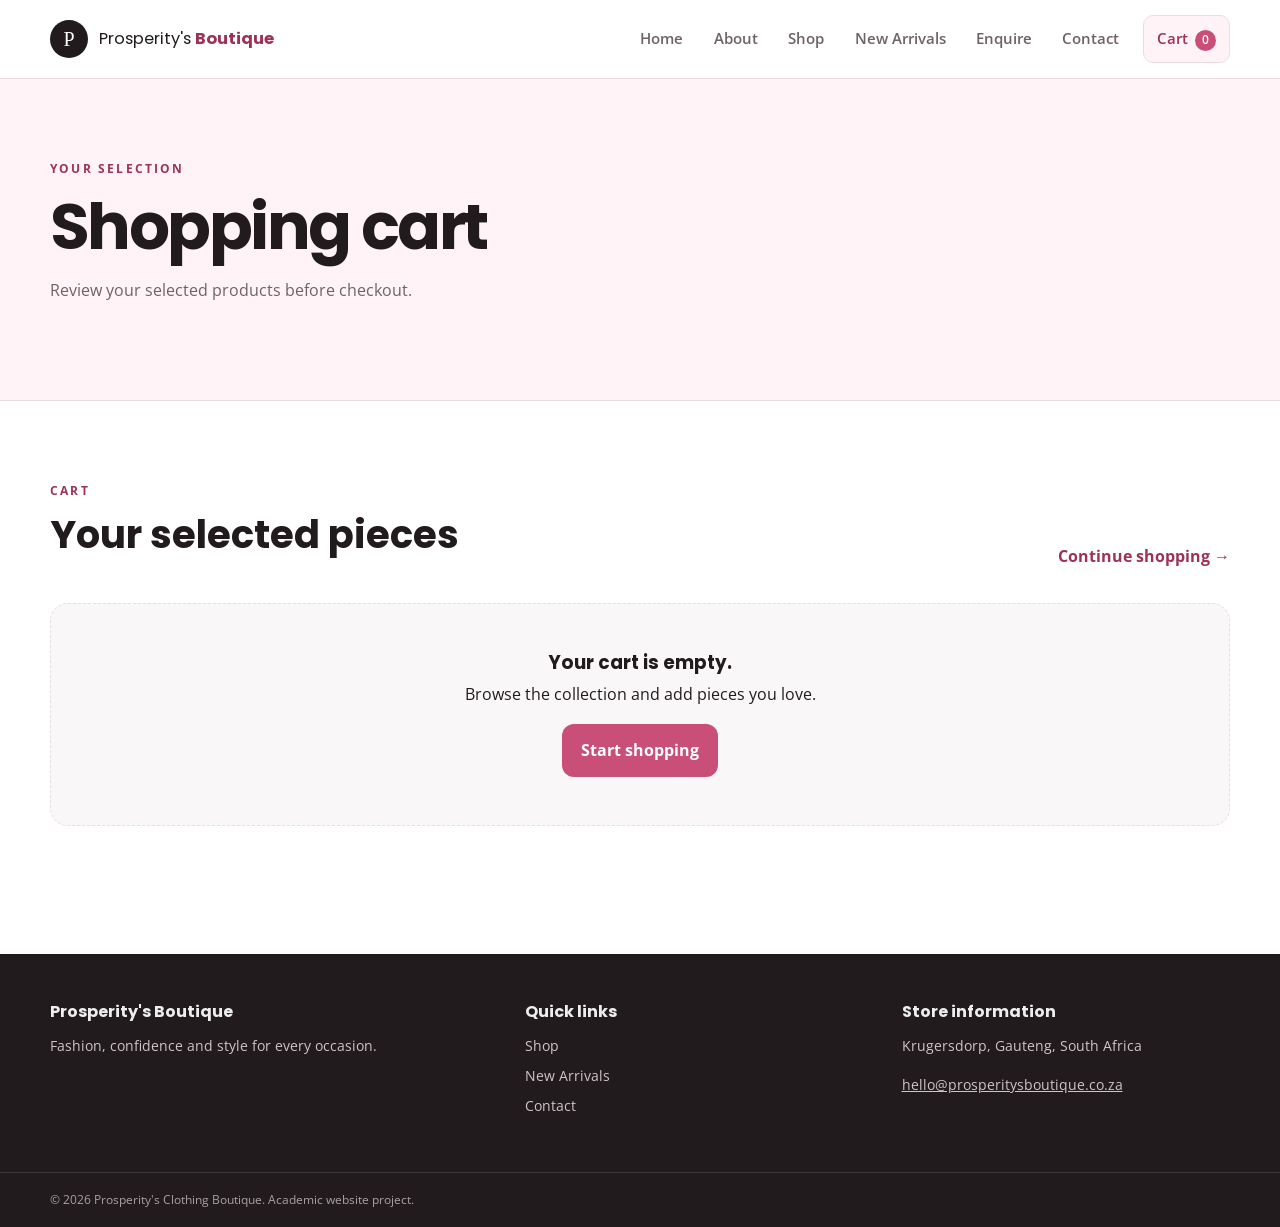
<file: cart.html>
<!DOCTYPE html>
<html lang="en">
<head>
  <meta charset="UTF-8">
  <meta name="viewport" content="width=device-width, initial-scale=1.0">
  <meta name="keywords" content="women's boutique, dresses, occasion wear, matric dance dresses, wedding guest dresses, heels, sandals, handbags, Krugersdorp fashion">
  <meta name="description" content="Review your Prosperity's Clothing Boutique shopping cart.">
  <title>Cart | Prosperity's Clothing Boutique</title>
  <link rel="preconnect" href="https://fonts.googleapis.com">
  <link rel="stylesheet" href="https://fonts.googleapis.com/css2?family=Open+Sans:wght@400;500;600;700&family=Poppins:wght@500;600;700&display=swap">
  <link rel="stylesheet" href="style.css">
</head>
<body>
  <header class="site-header">
    <div class="container header-inner">
      <a class="brand" href="index.html"><span class="brand-mark">P</span><span>Prosperity's <strong>Boutique</strong></span></a>
      <button class="menu-toggle" type="button" aria-expanded="false" aria-controls="primary-nav"><span></span><span></span><span></span><span class="sr-only">Open navigation menu</span></button>
      <nav id="primary-nav" class="primary-nav" aria-label="Primary navigation">
        <a href="index.html">Home</a><a href="about.html">About</a><a href="shop.html">Shop</a><a href="new-arrivals.html">New Arrivals</a><a href="enquiry.html">Enquire</a>
        <a href="contact.html">Contact</a><a class="active cart-link" href="cart.html">Cart <span class="cart-count">0</span></a>
      </nav>
    </div>
  </header>

  <main>
    <section class="page-banner">
      <div class="container"><p class="eyebrow">YOUR SELECTION</p><h1>Shopping cart</h1><p>Review your selected products before checkout.</p></div>
    </section>

    <section class="section" aria-labelledby="cart-title">
      <div class="container">
        <div class="section-heading"><div><p class="eyebrow">CART</p><h2 id="cart-title">Your selected pieces</h2></div><a class="text-link" href="shop.html">Continue shopping →</a></div>
        <div id="cart-content"></div>
      </div>
    </section>
  </main>

  <footer class="site-footer">
    <div class="container footer-grid">
      <section><h2>Prosperity's Boutique</h2><p>Fashion, confidence and style for every occasion.</p></section>
      <section><h2>Quick links</h2><ul class="footer-links"><li><a href="shop.html">Shop</a></li><li><a href="new-arrivals.html">New Arrivals</a></li><li><a href="contact.html">Contact</a></li></ul></section>
      <section><h2>Store information</h2><p>Krugersdorp, Gauteng, South Africa</p><p><a href="mailto:hello@prosperitysboutique.co.za">hello@prosperitysboutique.co.za</a></p></section>
    </div>
    <div class="footer-bottom"><div class="container"><p>&copy; 2026 Prosperity's Clothing Boutique. Academic website project.</p></div></div>
  </footer>
  <script src="script.js"></script>
</body>
</html>
</file>
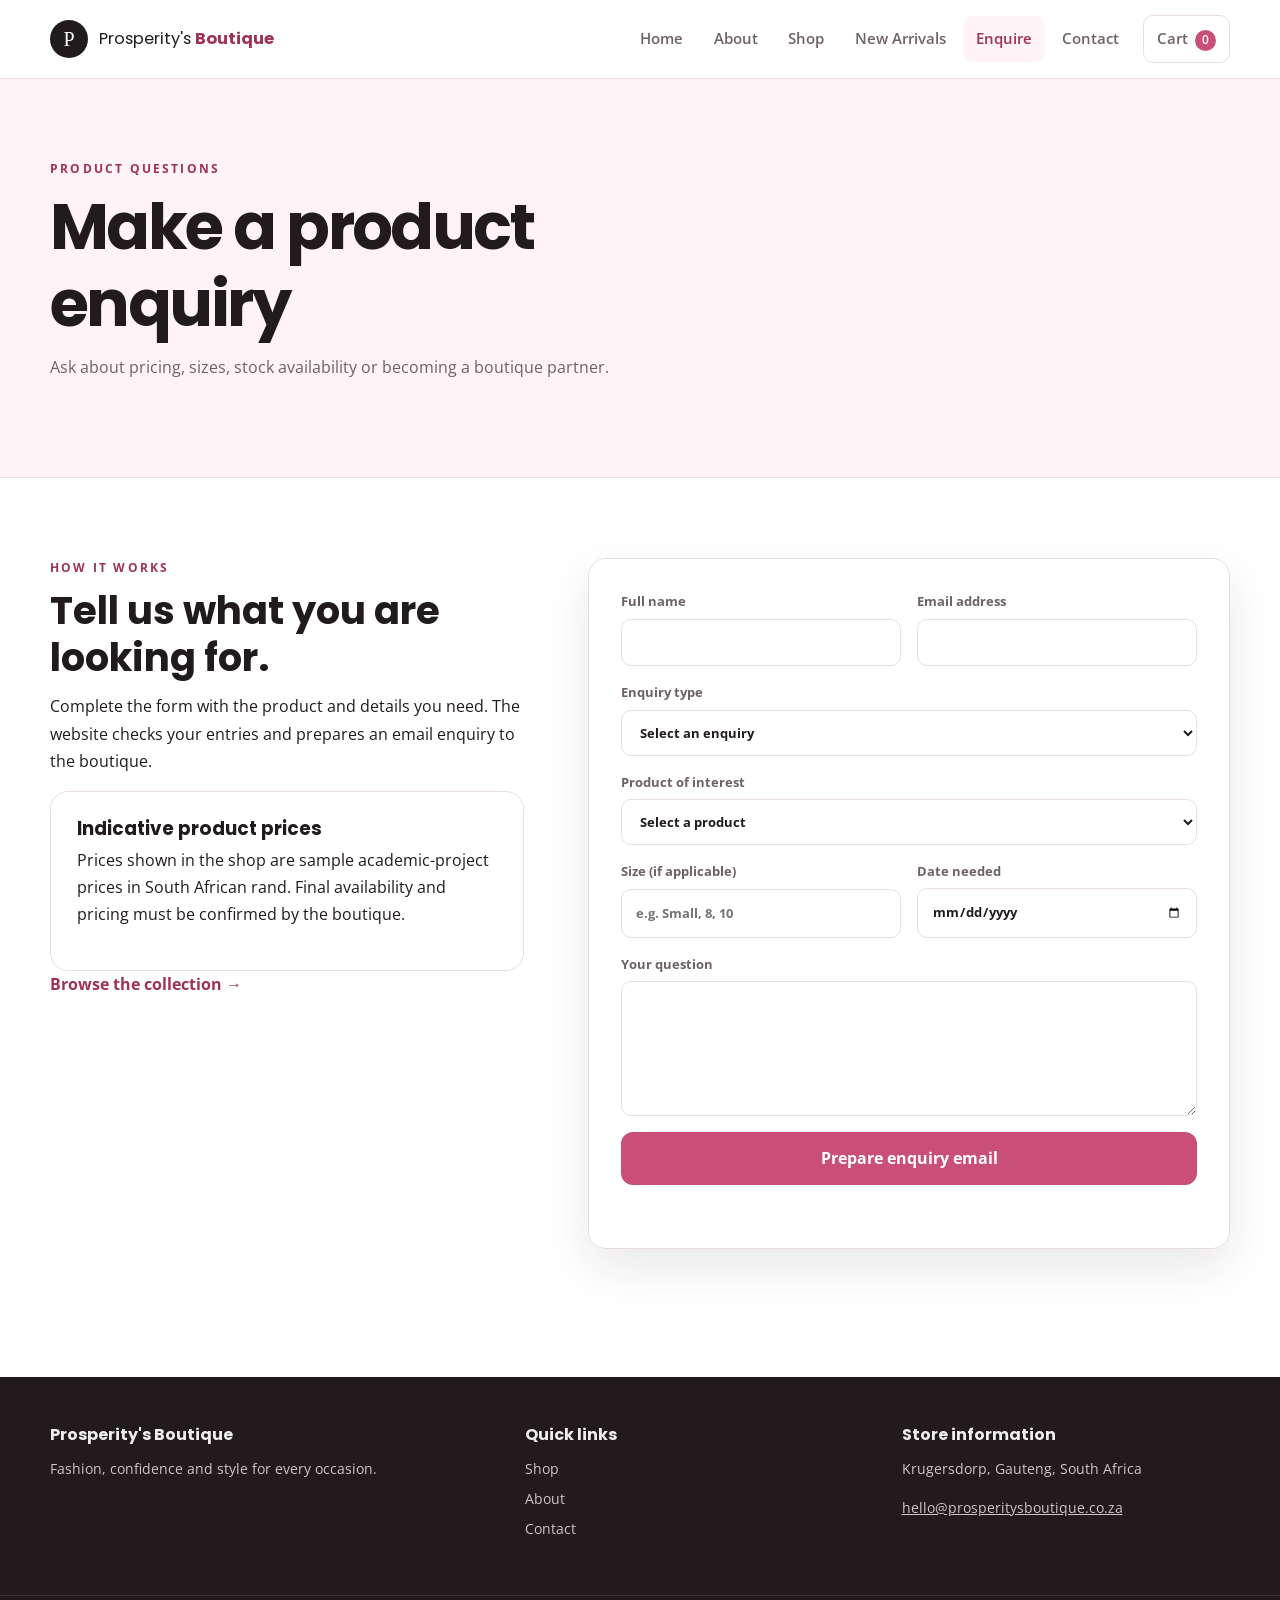
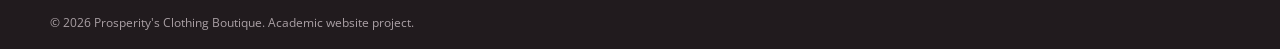
<file: enquiry.html>
<!DOCTYPE html>
<html lang="en">
<head>
  <meta charset="UTF-8">
  <meta name="viewport" content="width=device-width, initial-scale=1.0">
  <meta name="keywords" content="boutique product enquiry, dress availability, fashion prices, Krugersdorp boutique">
  <meta name="description" content="Enquire about dresses, occasion wear, shoes, handbags and accessories at Prosperity's Clothing Boutique.">
  <title>Product Enquiry | Prosperity's Clothing Boutique</title>
  <link rel="preconnect" href="https://fonts.googleapis.com">
  <link rel="stylesheet" href="https://fonts.googleapis.com/css2?family=Open+Sans:wght@400;500;600;700&family=Poppins:wght@500;600;700&display=swap">
  <link rel="stylesheet" href="style.css">
</head>
<body>
  <header class="site-header"><div class="container header-inner">
    <a class="brand" href="index.html"><span class="brand-mark">P</span><span>Prosperity's <strong>Boutique</strong></span></a>
    <button class="menu-toggle" type="button" aria-expanded="false" aria-controls="primary-nav"><span></span><span></span><span></span><span class="sr-only">Open navigation menu</span></button>
    <nav id="primary-nav" class="primary-nav" aria-label="Primary navigation">
      <a href="index.html">Home</a><a href="about.html">About</a><a href="shop.html">Shop</a><a href="new-arrivals.html">New Arrivals</a><a class="active" href="enquiry.html">Enquire</a><a href="contact.html">Contact</a><a class="cart-link" href="cart.html">Cart <span class="cart-count">0</span></a>
    </nav>
  </div></header>
  <main>
    <section class="page-banner"><div class="container"><p class="eyebrow">PRODUCT QUESTIONS</p><h1>Make a product enquiry</h1><p>Ask about pricing, sizes, stock availability or becoming a boutique partner.</p></div></section>
    <section class="section"><div class="container contact-grid">
      <section><p class="eyebrow">HOW IT WORKS</p><h2>Tell us what you are looking for.</h2>
        <p>Complete the form with the product and details you need. The website checks your entries and prepares an email enquiry to the boutique.</p>
        <div class="info-card"><h3>Indicative product prices</h3><p>Prices shown in the shop are sample academic-project prices in South African rand. Final availability and pricing must be confirmed by the boutique.</p></div>
        <p><a class="text-link" href="shop.html">Browse the collection →</a></p>
      </section>
      <form id="enquiry-form" class="contact-form" novalidate>
        <div class="form-row">
          <label for="enquiry-name">Full name<input id="enquiry-name" name="name" type="text" required minlength="2" maxlength="60" autocomplete="name"></label>
          <label for="enquiry-email">Email address<input id="enquiry-email" name="email" type="email" required maxlength="100" autocomplete="email"></label>
        </div>
        <label for="enquiry-type">Enquiry type<select id="enquiry-type" name="type" required><option value="">Select an enquiry</option><option>Product price or availability</option><option>Product size or details</option><option>Order or collection question</option><option>Volunteer or sponsorship</option><option>Other</option></select></label>
        <label for="enquiry-product">Product of interest<select id="enquiry-product" name="product" required><option value="">Select a product</option><option>Blush Midi Dress</option><option>Satin Evening Gown</option><option>Classic Heels</option><option>Structured Handbag</option><option>Rose Wrap Dress</option><option>Strappy Sandals</option><option>Mini Shoulder Bag</option><option>Occasion Jumpsuit</option><option>General / not sure yet</option></select></label>
        <div class="form-row">
          <label for="enquiry-size">Size (if applicable)<input id="enquiry-size" name="size" type="text" maxlength="20" placeholder="e.g. Small, 8, 10"></label>
          <label for="enquiry-date">Date needed<input id="enquiry-date" name="date" type="date"></label>
        </div>
        <label for="enquiry-message">Your question<textarea id="enquiry-message" name="message" rows="5" minlength="10" maxlength="1000" required></textarea></label>
        <button class="btn btn-primary" type="submit">Prepare enquiry email</button>
        <p id="enquiry-response" class="status-message" role="status" aria-live="polite"></p>
      </form>
    </div></section>
  </main>
  <footer class="site-footer"><div class="container footer-grid">
    <section><h2>Prosperity's Boutique</h2><p>Fashion, confidence and style for every occasion.</p></section>
    <section><h2>Quick links</h2><ul class="footer-links"><li><a href="shop.html">Shop</a></li><li><a href="about.html">About</a></li><li><a href="contact.html">Contact</a></li></ul></section>
    <section><h2>Store information</h2><p>Krugersdorp, Gauteng, South Africa</p><p><a href="mailto:hello@prosperitysboutique.co.za">hello@prosperitysboutique.co.za</a></p></section>
  </div><div class="footer-bottom"><div class="container"><p>&copy; 2026 Prosperity's Clothing Boutique. Academic website project.</p></div></div></footer>
  <script src="script.js"></script>
</body></html>
</file>
<file: style.css>
/* =========================================================
   PROSPERITY'S CLOTHING BOUTIQUE - PART 2
   External CSS stylesheet
   Feedback addressed: consistent layout, typography, spacing,
   CSS Grid/Flexbox, responsive design and readable visual hierarchy.
   ========================================================= */

:root {
  --pink: #c94f79;
  --pink-dark: #9e3158;
  --blush: #fff3f7;
  --gold: #b8892e;
  --ink: #211b1e;
  --muted: #6e6268;
  --white: #ffffff;
  --line: #eadde2;
  --soft: #faf7f8;
  --shadow: 0 18px 45px rgba(45, 25, 35, 0.10);
  --radius: 18px;
  --max-width: 1180px;
}

* { box-sizing: border-box; }

html { scroll-behavior: smooth; }

body {
  margin: 0;
  color: var(--ink);
  background: var(--white);
  font-family: "Open Sans", Arial, sans-serif;
  line-height: 1.7;
}

img {
  display: block;
  max-width: 100%;
  height: auto;
}

a { color: inherit; }

button, input, select, textarea { font: inherit; }

button { cursor: pointer; }

.container {
  width: min(100% - 2rem, var(--max-width));
  margin-inline: auto;
}

.sr-only {
  position: absolute;
  width: 1px;
  height: 1px;
  padding: 0;
  margin: -1px;
  overflow: hidden;
  clip: rect(0,0,0,0);
  white-space: nowrap;
  border: 0;
}

.site-header {
  position: sticky;
  top: 0;
  z-index: 20;
  background: rgba(255,255,255,.96);
  border-bottom: 1px solid var(--line);
  backdrop-filter: blur(10px);
}

.header-inner {
  min-height: 78px;
  display: flex;
  align-items: center;
  justify-content: space-between;
  gap: 2rem;
}

.brand {
  display: inline-flex;
  align-items: center;
  gap: .7rem;
  text-decoration: none;
  font-family: Poppins, sans-serif;
  font-size: 1.02rem;
  white-space: nowrap;
}

.brand strong { color: var(--pink-dark); }

.brand-mark {
  width: 38px;
  height: 38px;
  display: grid;
  place-items: center;
  border-radius: 50%;
  color: var(--white);
  background: var(--ink);
  font-family: Georgia, serif;
  font-size: 1.25rem;
}

.primary-nav {
  display: flex;
  align-items: center;
  gap: .3rem;
}

.primary-nav a {
  padding: .65rem .8rem;
  border-radius: 10px;
  text-decoration: none;
  color: var(--muted);
  font-weight: 600;
  font-size: .92rem;
}

.primary-nav a:hover,
.primary-nav a.active {
  color: var(--pink-dark);
  background: var(--blush);
}

.cart-link {
  border: 1px solid var(--line);
  margin-left: .4rem;
}

.cart-count {
  display: inline-grid;
  place-items: center;
  min-width: 21px;
  height: 21px;
  padding-inline: 4px;
  margin-left: 3px;
  border-radius: 99px;
  color: var(--white);
  background: var(--pink);
  font-size: .75rem;
}

.menu-toggle {
  display: none;
  border: 0;
  background: transparent;
  padding: .5rem;
}

.menu-toggle span:not(.sr-only) {
  display: block;
  width: 25px;
  height: 2px;
  margin: 5px 0;
  background: var(--ink);
}

.hero {
  background: linear-gradient(135deg, var(--blush), var(--white) 65%);
  overflow: hidden;
}

.hero-grid {
  min-height: 650px;
  display: grid;
  grid-template-columns: 1.05fr .95fr;
  align-items: center;
  gap: 3rem;
  padding-block: 4rem;
}

.eyebrow {
  margin: 0 0 .6rem;
  color: var(--pink-dark);
  font-size: .76rem;
  font-weight: 700;
  letter-spacing: .18em;
}

h1, h2, h3 {
  margin-top: 0;
  font-family: Poppins, sans-serif;
  line-height: 1.2;
}

h1 {
  max-width: 720px;
  margin-bottom: 1.2rem;
  font-size: clamp(2.6rem, 6vw, 5rem);
  letter-spacing: -.04em;
}

h2 { margin-bottom: .8rem; font-size: clamp(1.8rem, 3vw, 2.6rem); }
h3 { margin-bottom: .45rem; font-size: 1.15rem; }

p { margin-top: 0; }

.lead {
  max-width: 650px;
  color: var(--muted);
  font-size: 1.08rem;
}

.hero-actions {
  display: flex;
  flex-wrap: wrap;
  gap: .8rem;
  margin: 1.7rem 0 2.2rem;
}

.btn {
  display: inline-flex;
  justify-content: center;
  align-items: center;
  min-height: 48px;
  padding: .75rem 1.15rem;
  border-radius: 12px;
  border: 1px solid transparent;
  text-decoration: none;
  font-weight: 700;
  transition: transform .2s ease, background .2s ease;
}

.btn:hover { transform: translateY(-2px); }

.btn-primary { color: var(--white); background: var(--pink); }
.btn-primary:hover { background: var(--pink-dark); }
.btn-secondary { color: var(--pink-dark); background: var(--white); border-color: var(--line); }
.btn-dark { color: var(--white); background: var(--ink); }

.hero-art {
  background: var(--white);
  border-radius: 30px;
  padding: 1.2rem;
  box-shadow: var(--shadow);
}

.feature-list {
  display: grid;
  grid-template-columns: repeat(3, 1fr);
  gap: 1rem;
  padding: 0;
  margin: 0;
  list-style: none;
}

.feature-list li {
  padding-right: 1rem;
  border-right: 1px solid var(--line);
}

.feature-list li:last-child { border-right: 0; }

.feature-list strong {
  display: block;
  font-family: Poppins, sans-serif;
  font-size: .95rem;
}

.feature-list span {
  display: block;
  color: var(--muted);
  font-size: .82rem;
  line-height: 1.5;
}

.section { padding: 5rem 0; }
.soft-section { background: var(--soft); }

.section-heading {
  display: flex;
  justify-content: space-between;
  align-items: end;
  gap: 2rem;
  margin-bottom: 2rem;
}

.section-heading.centered { justify-content: center; text-align: center; }

.text-link {
  color: var(--pink-dark);
  font-weight: 700;
  text-decoration: none;
}

.text-link:hover { text-decoration: underline; }

.category-grid {
  display: grid;
  grid-template-columns: repeat(4, 1fr);
  gap: 1.2rem;
}

.category-card {
  position: relative;
  overflow: hidden;
  min-height: 330px;
  display: flex;
  align-items: end;
  border-radius: var(--radius);
  background: var(--blush);
  text-decoration: none;
  box-shadow: 0 7px 25px rgba(45,25,35,.06);
}

.category-card img {
  width: 100%;
  height: 100%;
  object-fit: cover;
  transition: transform .3s ease;
}

.category-card:hover img { transform: scale(1.04); }

.category-card span {
  position: absolute;
  left: 1rem;
  right: 1rem;
  bottom: 1rem;
  padding: .7rem .9rem;
  border-radius: 10px;
  color: var(--ink);
  background: rgba(255,255,255,.92);
  font-family: Poppins, sans-serif;
  font-weight: 700;
}

.product-grid {
  display: grid;
  grid-template-columns: repeat(4, 1fr);
  gap: 1.25rem;
}

.product-card {
  overflow: hidden;
  border: 1px solid var(--line);
  border-radius: var(--radius);
  background: var(--white);
}

.product-image {
  aspect-ratio: 4 / 4.6;
  overflow: hidden;
  background: var(--blush);
}

.product-image img {
  width: 100%;
  height: 100%;
  object-fit: cover;
}

.product-body { padding: 1rem; }

.product-category {
  margin-bottom: .35rem;
  color: var(--pink-dark);
  font-size: .72rem;
  font-weight: 700;
  letter-spacing: .1em;
  text-transform: uppercase;
}

.product-name { margin-bottom: .25rem; font-size: 1rem; }
.product-description { min-height: 48px; color: var(--muted); font-size: .85rem; line-height: 1.5; }
.product-price { margin: .75rem 0 1rem; font-family: Poppins, sans-serif; font-weight: 700; }
.product-card .btn { width: 100%; }

.cta-section { padding: 0 0 5rem; }
.cta-card {
  display: flex;
  align-items: center;
  justify-content: space-between;
  gap: 2rem;
  padding: 2.5rem;
  border-radius: 24px;
  color: var(--white);
  background: var(--pink-dark);
}

.cta-card .eyebrow { color: #ffe5ee; }
.cta-card p { color: #ffeef3; }

.page-banner {
  padding: 5rem 0;
  background: var(--blush);
  border-bottom: 1px solid var(--line);
}

.page-banner h1 {
  margin-bottom: .7rem;
  font-size: clamp(2.2rem, 5vw, 4rem);
}

.page-banner p:last-child {
  max-width: 700px;
  color: var(--muted);
}

.two-column {
  display: grid;
  grid-template-columns: 1fr 1fr;
  gap: 4rem;
}

.align-center { align-items: center; }

.image-card {
  margin: 0;
  padding: 1rem;
  border-radius: 24px;
  background: var(--blush);
}

.image-card figcaption {
  padding: .8rem .4rem .2rem;
  color: var(--muted);
  font-size: .85rem;
}

.value-grid {
  display: grid;
  grid-template-columns: repeat(3, 1fr);
  gap: 1.2rem;
}

.info-card {
  padding: 1.6rem;
  border: 1px solid var(--line);
  border-radius: var(--radius);
  background: var(--white);
}

.icon-circle {
  display: inline-grid;
  place-items: center;
  width: 44px;
  height: 44px;
  margin-bottom: 1rem;
  border-radius: 50%;
  color: var(--pink-dark);
  background: var(--blush);
  font-weight: 700;
}

.quote-card {
  padding: 2.5rem;
  border-radius: 24px;
  background: var(--ink);
  color: var(--white);
  box-shadow: var(--shadow);
}

.quote-card p {
  margin: 0;
  font-family: Poppins, sans-serif;
  font-size: 1.5rem;
  line-height: 1.4;
}

.rounded-image { border-radius: 24px; background: var(--blush); }

.shop-toolbar {
  display: flex;
  justify-content: space-between;
  align-items: end;
  gap: 2rem;
  margin-bottom: 1.5rem;
}

.filter-controls {
  display: flex;
  gap: .8rem;
  align-items: end;
}

.filter-controls label,
.contact-form label {
  display: grid;
  gap: .35rem;
  color: var(--muted);
  font-size: .8rem;
  font-weight: 700;
}

input, select, textarea {
  width: 100%;
  border: 1px solid var(--line);
  border-radius: 10px;
  padding: .75rem .85rem;
  color: var(--ink);
  background: var(--white);
  outline: none;
}

input:focus, select:focus, textarea:focus {
  border-color: var(--pink);
  box-shadow: 0 0 0 3px rgba(201,79,121,.12);
}

.status-message { color: var(--muted); font-size: .9rem; }

.contact-grid {
  display: grid;
  grid-template-columns: .85fr 1.15fr;
  gap: 4rem;
}

.contact-details {
  margin: 2rem 0;
  padding-left: 1rem;
  border-left: 3px solid var(--pink);
  font-style: normal;
}

.contact-form {
  display: grid;
  gap: 1rem;
  padding: 2rem;
  border: 1px solid var(--line);
  border-radius: var(--radius);
  box-shadow: var(--shadow);
}

.form-row {
  display: grid;
  grid-template-columns: 1fr 1fr;
  gap: 1rem;
}

.cart-layout {
  display: grid;
  grid-template-columns: 1fr 320px;
  gap: 2rem;
  align-items: start;
}

.cart-items {
  display: grid;
  gap: 1rem;
}

.cart-item {
  display: grid;
  grid-template-columns: 90px 1fr auto;
  gap: 1rem;
  align-items: center;
  padding: 1rem;
  border: 1px solid var(--line);
  border-radius: var(--radius);
}

.cart-item img {
  width: 90px;
  height: 100px;
  object-fit: cover;
  border-radius: 10px;
  background: var(--blush);
}

.cart-item h3 { margin-bottom: .2rem; font-size: 1rem; }
.cart-item p { margin: 0; color: var(--muted); font-size: .85rem; }

.quantity {
  display: flex;
  align-items: center;
  gap: .5rem;
}

.quantity button {
  width: 32px;
  height: 32px;
  border: 1px solid var(--line);
  border-radius: 8px;
  background: var(--white);
}

.cart-summary {
  position: sticky;
  top: 100px;
  padding: 1.5rem;
  border-radius: var(--radius);
  background: var(--blush);
}

.summary-row {
  display: flex;
  justify-content: space-between;
  gap: 1rem;
  padding: .5rem 0;
}

.summary-total {
  margin: .7rem 0 1rem;
  padding-top: 1rem;
  border-top: 1px solid var(--line);
  font-family: Poppins, sans-serif;
  font-size: 1.2rem;
  font-weight: 700;
}

.empty-state {
  padding: 3rem;
  text-align: center;
  border: 1px dashed var(--line);
  border-radius: var(--radius);
  background: var(--soft);
}

.site-footer {
  margin-top: 3rem;
  color: #eee;
  background: var(--ink);
}

.footer-grid {
  display: grid;
  grid-template-columns: 1.3fr 1fr 1fr;
  gap: 3rem;
  padding: 3rem 0;
}

.footer-grid h2 { font-size: 1rem; }
.footer-grid p, .footer-links { color: #cfc5c9; font-size: .9rem; }

.footer-links {
  padding: 0;
  margin: 0;
  list-style: none;
}

.footer-links li { margin: .35rem 0; }
.footer-links a { text-decoration: none; }
.footer-links a:hover { color: var(--white); }

.footer-bottom {
  border-top: 1px solid rgba(255,255,255,.12);
  padding: 1rem 0;
}

.footer-bottom p { margin: 0; color: #aaa0a5; font-size: .78rem; }

@media (max-width: 960px) {
  .primary-nav {
    position: absolute;
    left: 1rem;
    right: 1rem;
    top: 72px;
    display: none;
    flex-direction: column;
    align-items: stretch;
    padding: .7rem;
    border: 1px solid var(--line);
    border-radius: 14px;
    background: var(--white);
    box-shadow: var(--shadow);
  }

  .primary-nav.open { display: flex; }
  .primary-nav a { padding: .8rem; }
  .cart-link { margin-left: 0; }

  .menu-toggle { display: block; }

  .hero-grid { grid-template-columns: 1fr; min-height: auto; }
  .hero-art { max-width: 620px; margin-inline: auto; }
  .category-grid, .product-grid { grid-template-columns: repeat(2, 1fr); }
  .value-grid { grid-template-columns: 1fr; }
  .two-column, .contact-grid { grid-template-columns: 1fr; gap: 2rem; }
  .cart-layout { grid-template-columns: 1fr; }
  .cart-summary { position: static; }
}

@media (max-width: 680px) {
  .container { width: min(100% - 1.25rem, var(--max-width)); }
  .header-inner { min-height: 68px; }
  .primary-nav { top: 62px; }

  .hero-grid { padding-block: 3rem; }
  .hero-actions { display: grid; }
  .feature-list { grid-template-columns: 1fr; }
  .feature-list li { padding: .7rem 0; border-right: 0; border-bottom: 1px solid var(--line); }
  .feature-list li:last-child { border-bottom: 0; }

  .section { padding: 3.5rem 0; }
  .section-heading, .shop-toolbar, .cta-card { align-items: flex-start; flex-direction: column; }
  .category-grid, .product-grid { grid-template-columns: 1fr; }
  .category-card { min-height: 400px; }
  .page-banner { padding: 3.5rem 0; }
  .filter-controls { width: 100%; flex-direction: column; align-items: stretch; }
  .form-row { grid-template-columns: 1fr; }
  .contact-form { padding: 1.2rem; }
  .cart-item { grid-template-columns: 70px 1fr; }
  .cart-item > :last-child { grid-column: 2; justify-self: start; }
  .cart-item img { width: 70px; height: 80px; }
  .footer-grid { grid-template-columns: 1fr; gap: 1.5rem; }
}


/* =========================================================
   PART 3: interactive components, accessibility and motion
   ========================================================= */
.tabs {
  display: flex;
  flex-wrap: wrap;
  justify-content: center;
  gap: .65rem;
  margin: 1.5rem 0 1rem;
}
.tab-button {
  border: 1px solid var(--line);
  border-radius: 999px;
  padding: .7rem 1.2rem;
  color: var(--ink);
  background: var(--white);
  font-weight: 700;
}
.tab-button.active, .tab-button:hover {
  color: var(--white);
  border-color: var(--pink-dark);
  background: var(--pink-dark);
}
.tab-panel {
  max-width: 850px;
  margin-inline: auto;
  padding: 1.6rem;
  border: 1px solid var(--line);
  border-radius: var(--radius);
  background: var(--soft);
  animation: panel-in .25s ease both;
}
.tab-panel p { margin-bottom: 0; color: var(--muted); }

.gallery-grid {
  display: grid;
  grid-template-columns: repeat(4, 1fr);
  gap: 1rem;
}
.gallery-item {
  overflow: hidden;
  padding: 0;
  border: 1px solid var(--line);
  border-radius: var(--radius);
  background: var(--white);
  text-align: left;
  cursor: zoom-in;
}
.gallery-item img {
  width: 100%;
  aspect-ratio: 1 / 1.1;
  object-fit: cover;
  transition: transform .35s ease;
}
.gallery-item:hover img { transform: scale(1.05); }
.gallery-item span {
  display: block;
  padding: .8rem 1rem;
  font-weight: 700;
}
.lightbox {
  width: min(92vw, 760px);
  max-width: 760px;
  padding: 2.5rem 1.2rem 1.2rem;
  border: 0;
  border-radius: 18px;
  box-shadow: 0 25px 80px rgba(0,0,0,.35);
}
.lightbox::backdrop { background: rgba(25, 15, 20, .78); }
.lightbox img {
  width: 100%;
  max-height: 70vh;
  object-fit: contain;
  background: var(--blush);
}
.lightbox p { margin: .8rem 0 0; text-align: center; font-weight: 700; }
.lightbox-close {
  position: absolute;
  top: .45rem;
  right: .7rem;
  width: 38px;
  height: 38px;
  border: 0;
  border-radius: 50%;
  color: var(--white);
  background: var(--ink);
  font-size: 1.5rem;
}

.accordion { display: grid; gap: .75rem; margin-top: 1.5rem; }
.accordion-item {
  overflow: hidden;
  border: 1px solid var(--line);
  border-radius: 12px;
  background: var(--white);
}
.accordion-item h3 { margin: 0; }
.accordion-trigger {
  display: flex;
  width: 100%;
  align-items: center;
  justify-content: space-between;
  gap: 1rem;
  padding: 1.1rem 1.2rem;
  border: 0;
  color: var(--ink);
  background: transparent;
  text-align: left;
  font-weight: 700;
}
.accordion-trigger span { color: var(--pink-dark); font-size: 1.35rem; }
.accordion-panel { padding: 0 1.2rem 1.1rem; color: var(--muted); }
.accordion-panel p { margin: 0; }

.map-frame {
  width: 100%;
  min-height: 360px;
  overflow: hidden;
  border: 1px solid var(--line);
  border-radius: var(--radius);
  background: var(--blush);
  z-index: 1;
}
[aria-invalid="true"] { border-color: #b42318 !important; box-shadow: 0 0 0 3px rgba(180,35,24,.1); }
.reveal {
  opacity: 0;
  transform: translateY(18px);
  transition: opacity .55s ease, transform .55s ease;
}
.reveal.is-visible { opacity: 1; transform: translateY(0); }
@keyframes panel-in {
  from { opacity: 0; transform: translateY(8px); }
  to { opacity: 1; transform: translateY(0); }
}
@media (max-width: 960px) {
  .gallery-grid { grid-template-columns: repeat(2, 1fr); }
}
@media (max-width: 600px) {
  .gallery-grid { grid-template-columns: 1fr 1fr; gap: .65rem; }
  .gallery-item span { padding: .65rem; font-size: .85rem; }
  .map-frame { min-height: 300px; }
}
@media (prefers-reduced-motion: reduce) {
  *, *::before, *::after {
    scroll-behavior: auto !important;
    animation-duration: .01ms !important;
    animation-iteration-count: 1 !important;
    transition-duration: .01ms !important;
  }
  .reveal { opacity: 1; transform: none; }
}
</file>
